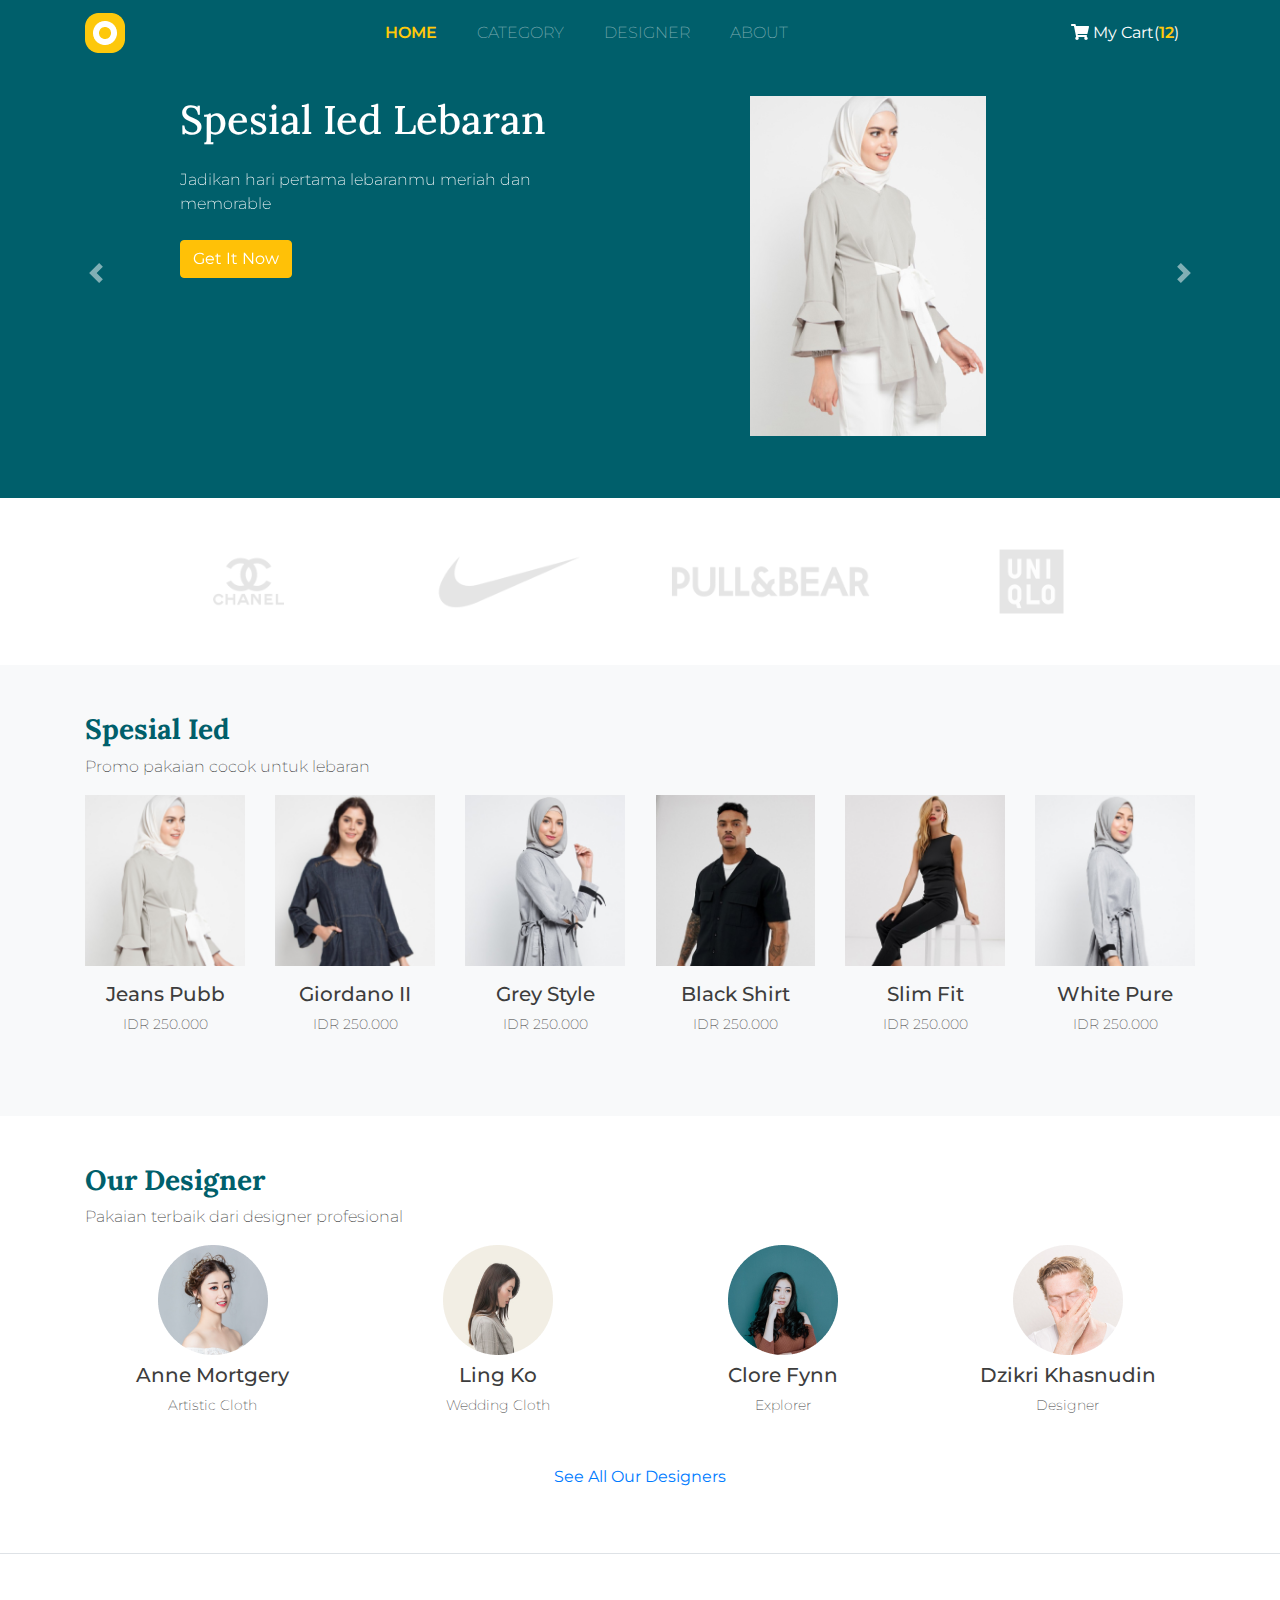
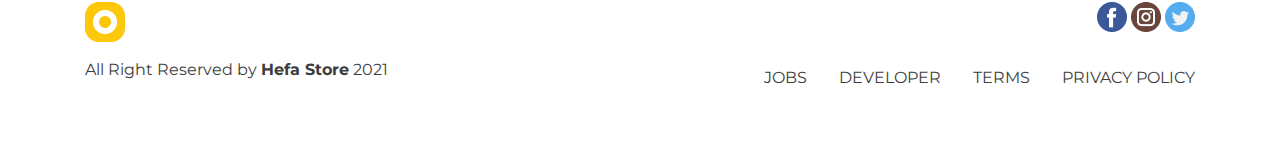
<file: index.html>
<!doctype html>
<html lang="en">
  <head>
    <!-- Required meta tags -->
    <meta charset="utf-8">
    <meta name="viewport" content="width=device-width, initial-scale=1">
    <script src="https://cdnjs.cloudflare.com/ajax/libs/jquery/3.5.0/jquery.min.js" integrity="sha256-xNzN2a4ltkB44Mc/Jz3pT4iU1cmeR0FkXs4pru/JxaQ=" crossorigin="anonymous"></script>

    <!-- Bootstrap CSS -->
    <link href="css/bootstrap.css" rel="stylesheet">
    <!-- Fontawesome -->
    <link rel="stylesheet" href="css/all.css">
    <link rel="preconnect" href="https://fonts.gstatic.com">
    <link href="https://fonts.googleapis.com/css2?family=Lora:wght@400;500;600;700&family=Montserrat:wght@300;400;500;600&display=swap" rel="stylesheet">

    <link rel="stylesheet" href="css/style.css">

    <title> Hefa Store</title>
  </head>
  <body>
  <!-- Navbar Mulai -->
  <nav class="navbar navbar-expand-lg navbar-dark fixed-top">
    <div class="container">
    <a class="navbar-brand" href="#">
      <img src="/img/logo_small.png" alt="Hefa Store">
    </a>
    <button class="navbar-toggler" type="button" data-toggle="collapse" data-target="#navbarNav" aria-controls="navbarNav" aria-expanded="false" aria-label="Toggle navigation">
      <span class="navbar-toggler-icon"></span>
    </button>
    <div class="collapse navbar-collapse" id="navbarNav">
      <ul class="navbar-nav mx-auto text-uppercase">
        <li class="nav-item active">
          <a class="nav-link" href="#">Home</span></a>
        </li>
        <li class="nav-item">
          <a class="nav-link" href="#">Category</a>
        </li>
        <li class="nav-item">
          <a class="nav-link" href="#">Designer</a>
        </li>
        <li class="nav-item">
          <a class="nav-link" href="#">About</a>
        </li>
      </ul>
      <a href="" class="nav-link text-white" ><i class="fas fa-shopping-cart"></i> My Cart(<span>12</span>)</a>
    </div>
  </div>
  </nav>
  <!-- Navbar Akhir -->

  <!-- Carousel -->
  <div id="carouselExampleControls" class="carousel slide mt-5" data-ride="carousel">
    <div class="carousel-inner">
      <div class="container">
      <div class="carousel-item active">
        <div class="row pt-5 justify-content-center">
          <div class="col-9 col-sm-4 col-md-6 col-lg-5">
            <h1 class="mb-4">Spesial Ied Lebaran</h1>
            <p class="mb-4">Jadikan hari pertama lebaranmu meriah dan memorable</p>
            <a href="" class="btn btn-warning text-white">Get It Now</a>
          </div>
          <div class="col-3 col-sm-6 col-md-4 col-lg-4 d-none d-sm-block offset-1">
            <img src="img/slideshow/1.png" class="img-fluid">
          </div>
        </div>
      </div>
      <div class="carousel-item">
        <div class="row pt-5 justify-content-center">
          <div class="col-9 col-sm-4 col-md-6 col-lg-5">
            <h1 class="mb-4">Spesial Ied Lebaran</h1>
            <p class="mb-4">Jadikan hari pertama lebaranmu meriah dan memorable</p>
            <a href="" class="btn btn-warning text-white">Get It Now</a>
          </div>
          <div class="col-3 col-sm-6 col-md-4 col-lg-4 d-none d-sm-block offset-1">
            <img src="img/slideshow/1.png" class="img-fluid">
          </div>
        </div>
      </div>
      <div class="carousel-item">
        <div class="row pt-5 justify-content-center">
          <div class="col-9 col-sm-4 col-md-6 col-lg-5">
            <h1 class="mb-4">Spesial Ied Lebaran</h1>
            <p class="mb-4">Jadikan hari pertama lebaranmu meriah dan memorable</p>
            <a href="" class="btn btn-warning text-white">Get It Now</a>
          </div>
          <div class="col-3 col-sm-6 col-md-4 col-lg-4 d-none d-sm-block offset-1">
            <img src="img/slideshow/1.png" class="img-fluid">
          </div>
        </div>
      </div>
    </div>
    </div>
    <a class="carousel-control-prev" href="#carouselExampleControls" role="button" data-slide="prev">
      <span class="carousel-control-prev-icon" aria-hidden="true"></span>
      <span class="sr-only">Previous</span>
    </a>
    <a class="carousel-control-next" href="#carouselExampleControls" role="button" data-slide="next">
      <span class="carousel-control-next-icon" aria-hidden="true"></span>
      <span class="sr-only">Next</span>
    </a>
  </div>

  <!-- Akhir Carousel -->

  <!-- Brands -->
  <section class="brands">
    <div class="container">
      <div class="row p-5 text-center">
        <div class="col-md-3">
          <img src="img/brand/cc.png" class="img-fluid">
        </div>
        <div class="col-md">
          <img src="img/brand/nike.png" class="img-fluid">
        </div>
        <div class="col-md">
          <img src="img/brand/pnb.png" class="img-fluid">
        </div>
        <div class="col-md">
          <img src="img/brand/uniqlo.png" class="img-fluid">
        </div>

      </div>
    </div>
  </section>
<!-- Akhir Brands -->

<!-- Features -->
<section class="features bg-light p-5">
  <div class="container">
    <div class="row">
      <div class="col">
        <h3>Spesial Ied</h3>
        <p>Promo pakaian cocok untuk lebaran</p>
      </div>
    </div>

    <div class="row">
      <div class="col-6 col-sm-4 col-md-3 col-lg-2">
        <figure class="figure">
         <div class="figure-img">
          <img src="img/features/1-Jeans Pubb.png" class="figure-img img-fluid " >
          <a href="" class="d-flex justify-content-center">
            <img src="img/detail_icon.png" class="align-self-center">
          </a>
         </div>
          <figcaption class="figure-caption text-center">
            <h5>Jeans Pubb</h5>
            <p>IDR 250.000</p>
          </figcaption>
        </figure>
      </div>
      <div class="col-6 col-sm-4 col-md-3 col-lg-2">
        <figure class="figure">
          <div class="figure-img">
            <img src="img/features/2-Giordano II.png" class="figure-img img-fluid " >
            <a href="" class="d-flex justify-content-center">
              <img src="img/detail_icon.png" class="align-self-center">
            </a>
           </div>
          <figcaption class="figure-caption text-center">
            <h5>Giordano II</h5>
            <p>IDR 250.000</p>
          </figcaption>
        </figure>
      </div>
      <div class="col-6 col-sm-4 col-md-3 col-lg-2">
        <figure class="figure">
          <div class="figure-img">
            <img src="img/features/3-Grey Style.png" class="figure-img img-fluid " >
            <a href="" class="d-flex justify-content-center">
              <img src="img/detail_icon.png" class="align-self-center">
            </a>
           </div>
         
          <figcaption class="figure-caption text-center">
            <h5>Grey Style</h5>
            <p>IDR 250.000</p>
          </figcaption>
        </figure>
      </div>
      <div class="col-6 col-sm-4 col-md-3 col-lg-2">
        <figure class="figure">
          <div class="figure-img">
            <img src="img/features/4-Black Shirt.png" class="figure-img img-fluid " >
            <a href="" class="d-flex justify-content-center">
              <img src="img/detail_icon.png" class="align-self-center">
            </a>
           </div>
          
          <figcaption class="figure-caption text-center">
            <h5>Black Shirt</h5>
            <p>IDR 250.000</p>
          </figcaption>
        </figure>
      </div>
      <div class="col-6 col-sm-4 col-md-3 col-lg-2">
        <figure class="figure">
          <div class="figure-img">
            <img src="img/features/5-Slim Fit.png" class="figure-img img-fluid " >
            <a href="" class="d-flex justify-content-center">
              <img src="img/detail_icon.png" class="align-self-center">
            </a>
           </div>
          <figcaption class="figure-caption text-center">
            <h5>Slim Fit</h5>
            <p>IDR 250.000</p>
          </figcaption>
        </figure>
      </div>
      <div class="col-6 col-sm-4 col-md-3 col-lg-2">
        <figure class="figure">
          <div class="figure-img">
            <img src="img/features/6-White Pure.png" class="figure-img img-fluid " >
            <a href="" class="d-flex justify-content-center">
              <img src="img/detail_icon.png" class="align-self-center">
            </a>
           </div>
          <figcaption class="figure-caption text-center">
            <h5>White Pure</h5>
            <p>IDR 250.000</p>
          </figcaption>
        </figure>
      </div>
    </div>
  </div>
</section>
<!-- Akhir Features -->

<!-- Designer -->
<section class="designer p-5">
  <div class="container">
    <div class="row">
      <div class="col">
        <h3>Our Designer</h3>
        <p>Pakaian terbaik dari designer profesional</p>
      </div>
    </div>
      <div class="row">
        <div class="col-6 col-sm-3 text-center">
          <figure class="figure">
             <img src="img/designer/1.png" class="figure-img img-fluid " >
             <figcaption class="figure-caption text-center">
               <h5>Anne Mortgery</h5>
               <p>Artistic Cloth</p>
             </figcaption>
           </figure>
        </div>
        <div class="col-6 col-sm-3 text-center">
          <figure class="figure">
             <img src="img/designer/2.png" class="figure-img img-fluid " >
             <figcaption class="figure-caption text-center">
               <h5>Ling Ko</h5>
               <p>Wedding Cloth</p>
             </figcaption>
           </figure>
        </div>
        <div class="col-6 col-sm-3 text-center" >
          <figure class="figure">
             <img src="img/designer/3.png" class="figure-img img-fluid " >
             <figcaption class="figure-caption text-center">
               <h5>Clore Fynn</h5>
               <p>Explorer</p>
             </figcaption>
           </figure>
        </div>
        <div class="col-6 col-sm-3 text-center">
          <figure class="figure">
             <img src="img/designer/4.png" class="figure-img img-fluid " >
             <figcaption class="figure-caption text-center">
               <h5>Dzikri Khasnudin</h5>
               <p>Designer</p>
             </figcaption>
           </figure>
        </div>
      </div>

      <div class="row">
        <div class="col text-center m-3">
          <a href="">See All Our Designers</a>
        </div>
      </div>
  </div>
</section>
<!-- Akhir Designer -->


<!-- Footer -->
<footer class="border-top p-5">
  <div class="container">
    <div class="row justify-content-between">
      <div class="col-1">
        <a href="">
        <img src="img/logo_small.png">
      </a>
      </div>
      <div class="col-4 text-right">
        <a href="">
          <img src="img/social/fb.png">
        </a>
        <a href="">
          <img src="img/social/ig.png">
        </a>
        <a href="">
          <img src="img/social/twitter.png">
        </a>
      </div>

    </div>
    <div class="row mt-3 justify-content-between">
      <div class="col-5 ">
        <p>All Right Reserved by <b>Hefa Store</b> 2021</p>
      </div>
      <div class="col-6">
        <nav class="nav justify-content-end text-uppercase">
          <a class="nav-link active" href="#">Jobs</a>
          <a class="nav-link" href="#">Developer</a>
          <a class="nav-link" href="#">Terms</a>
          <a class="nav-link pr-0" href="#">Privacy Policy</a>
        </nav>
      </div>
    </div>
  </div>
</footer>
<!-- Akhir Footer -->

    <!-- Option 1: Bootstrap Bundle with Popper -->
    <script src="js/all.js"></script>
    <script src="js/bootstrap.js" ></script>
    <script src="js/jquery-3.5.1.min.js"></script>
    <script src="js/popper.min.js"></script>


  </body>
</html>
</file>
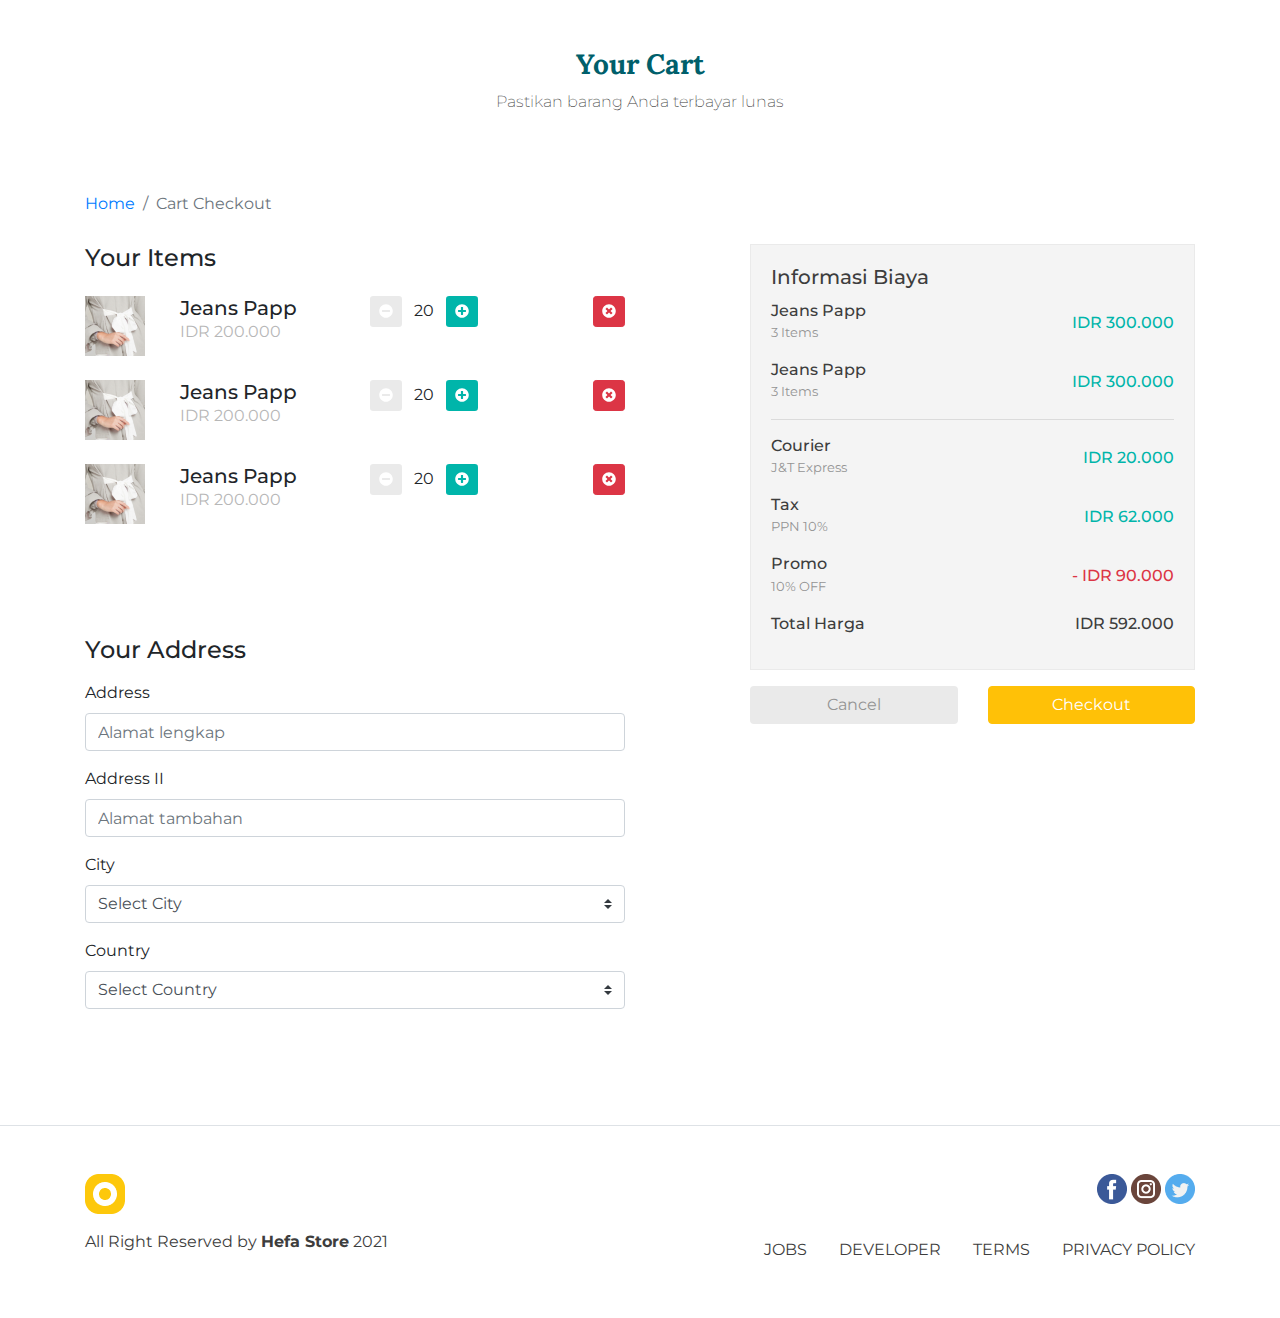
<file: cart.html>
<!doctype html>
<html lang="en">
  <head>
    <!-- Required meta tags -->
    <meta charset="utf-8">
    <meta name="viewport" content="width=device-width, initial-scale=1">
    <script src="https://cdnjs.cloudflare.com/ajax/libs/jquery/3.5.0/jquery.min.js" integrity="sha256-xNzN2a4ltkB44Mc/Jz3pT4iU1cmeR0FkXs4pru/JxaQ=" crossorigin="anonymous"></script>

    <!-- Bootstrap CSS -->
    <link href="css/bootstrap.css" rel="stylesheet">
    <!-- Fontawesome -->
    <link rel="stylesheet" href="css/all.css">
    <link rel="preconnect" href="https://fonts.gstatic.com">
    <link href="https://fonts.googleapis.com/css2?family=Lora:wght@400;500;600;700&family=Montserrat:wght@300;400;500;600&display=swap" rel="stylesheet">

    <link rel="stylesheet" href="css/style.css">

    <title> Hefa Store</title>
  </head>
  <body>
 
<div class="container cart-header">
    <div class="row mt-5 mb-3 text-center">
        <div class="col">
          <h3>Your Cart</h3>
          <p>Pastikan barang Anda terbayar lunas</p>
          </div>
      </div>
</div>
 <!-- Breadcrumb -->
 <div class="container">
    <nav>
        <ol class="breadcrumb bg-transparent pl-0 cart-breadcrumb">
          <li class="breadcrumb-item"><a href="#">Home</a></li>
          <li class="breadcrumb-item active" aria-current="page">Cart Checkout</li>
        </ol>
      </nav>
 </div>
<!-- Akhir Breadcumb -->

<!-- Checkout -->
<section class="checkout">
    <div class="container">
        <div class="row justify-content-between" style="margin-bottom: 100px;">
            <div class="col-lg-6">
                <h4 class="mb-4">Your Items</h4>
                <div class="row mb-4">
                    <div class="col-2">
                        <img src="img/checkout/1.png" >
                    </div>
                    <div class="col-4">
                        <h5 class="m-0">Jeans Papp</h5>
                        <p class="m-0" style="color: #b7b7b7;">IDR 200.000</p>
                    </div>
                    <div class="col-4">
                        <button type="button" class="btn btn-sm" style="background-color: #eaeaea; color: white;"> <i class="fas fa-minus-circle"></i> </button>
                <span class="mx-2">20</span>
                <button type="button" class="btn btn-sm" style="background-color: #00b5aa; color: white;"> <i class="fas fa-plus-circle"></i> </button>
                    </div>
                    <div class="col-2 text-right">
                        <button type="button" class="btn btn-sm btn-danger" style="color: white;"> <i class="fas fa-times-circle"></i> </button>
                    </div>
                </div>
                <div class="row mb-4">
                    <div class="col-2">
                        <img src="img/checkout/1.png" >
                    </div>
                    <div class="col-4">
                        <h5 class="m-0">Jeans Papp</h5>
                        <p class="m-0" style="color: #b7b7b7;">IDR 200.000</p>
                    </div>
                    <div class="col-4">
                        <button type="button" class="btn btn-sm" style="background-color: #eaeaea; color: white;"> <i class="fas fa-minus-circle"></i> </button>
                        <span class="mx-2">20</span>
                        <button type="button" class="btn btn-sm" style="background-color: #00b5aa; color: white;"> <i class="fas fa-plus-circle"></i> </button>
                    </div>
                    <div class="col-2 text-right">
                        <button type="button" class="btn btn-sm btn-danger" style="color: white;"> <i class="fas fa-times-circle"></i> </button>
                    </div>
                </div>
                <div class="row mb-4">
                    <div class="col-2 ">
                        <img src="img/checkout/1.png" >
                    </div>
                    <div class="col-4 mb-4">
                        <h5 class="m-0">Jeans Papp</h5>
                        <p class="m-0" style="color: #b7b7b7;">IDR 200.000</p>
                    </div>
                    <div class="col-4 mb-4">
                        <button type="button" class="btn btn-sm" style="background-color: #eaeaea; color: white;"> <i class="fas fa-minus-circle"></i> </button>
                <span class="mx-2">20</span>
                <button type="button" class="btn btn-sm" style="background-color: #00b5aa; color: white;"> <i class="fas fa-plus-circle"></i> </button>
                    </div>
                    <div class="col-2 text-right">
                        <button type="button" class="btn btn-sm btn-danger" style="color: white;"> <i class="fas fa-times-circle"></i> </button>
                    </div>
                  
                </div>
                <h4 class="mb-3" style="margin-top: 100px;">Your Address</h4>

                <form>
                  <div class="form-group">
                    <label for="address">Address</label>
                    <input type="text" class="form-control" id="address" placeholder="Alamat lengkap">
                  </div>
                  <div class="form-group">
                    <label for="address2">Address II</label>
                    <input type="text" class="form-control" id="address2" placeholder="Alamat tambahan">
                  </div>
                  <div class="form-group">
                    <label for="city">City</label>
                    <select class="custom-select">
                      <option selected>Select City</option>
                      <option value="1">Bandung</option>
                      <option value="2">Jakarta</option>
                      <option value="3">Surabaya</option>
                    </select>
                  </div>
                  <div class="form-group">
                    <label for="country">Country</label>
                    <select class="custom-select">
                      <option selected>Select Country</option>
                      <option value="1">Indonesia</option>
                      <option value="2">Malaysia</option>
                      <option value="3">Thailand</option>
                    </select>
                  </div>
                </form>
              </div>
              <div class="col-lg-5">
                <div class="card rounded-0 checkout-detail">
                  <div class="card-body">
                    <h5 class="card-title">Informasi Biaya</h5>
                    <div class="row mb-3">
                      <div class="col">
                        <h6 class="m-0">Jeans Papp</h6>
                        <small style="color: #949494;">3 Items</small>
                      </div>
                      <div class="col d-flex justify-content-end">
                        <h6 class="m-0 align-self-center" style="color: #00b5aa;">IDR 300.000</h6>
                      </div>
                    </div>
                    <div class="row mb-3">
                      <div class="col">
                        <h6 class="m-0">Jeans Papp</h6>
                        <small style="color: #949494;">3 Items</small>
                      </div>
                      <div class="col d-flex justify-content-end">
                        <h6 class="m-0 align-self-center" style="color: #00b5aa;">IDR 300.000</h6>
                      </div>
                    </div>

                    <hr>

                    <div class="row mb-3">
                      <div class="col">
                        <h6 class="m-0">Courier</h6>
                        <small style="color: #949494;">J&T Express</small>
                      </div>
                      <div class="col d-flex justify-content-end">
                        <h6 class="m-0 align-self-center" style="color: #00b5aa;">IDR 20.000</h6>
                      </div>
                    </div>
                    <div class="row mb-3">
                      <div class="col">
                        <h6 class="m-0">Tax</h6>
                        <small style="color: #949494;">PPN 10%</small>
                      </div>
                      <div class="col d-flex justify-content-end">
                        <h6 class="m-0 align-self-center" style="color: #00b5aa;">IDR 62.000</h6>
                      </div>
                    </div>
                    <div class="row mb-3">
                      <div class="col">
                        <h6 class="m-0">Promo</h6>
                        <small style="color: #949494;">10% OFF</small>
                      </div>
                      <div class="col d-flex justify-content-end">
                        <h6 class="m-0 align-self-center text-danger">- IDR 90.000</h6>
                      </div>
                    </div>

                    <div class="row mb-3">
                      <div class="col">
                        <h6 class="m-0">Total Harga</h6>
                      </div>
                      <div class="col d-flex justify-content-end">
                        <h6 class="m-0 align-self-center">IDR 592.000</h6>
                      </div>
                    </div>
                  </div>
                </div>

                <div class="row mt-3">
                  <div class="col">
                    <button type="button" class="btn btn-block" style="background-color: #eaeaea; color: #949494;">Cancel</button>
                  </div>
                  <div class="col">
                    <button type="button" class="btn btn-block btn-warning text-white" data-toggle="modal" data-target="#checkoutModal">Checkout</button>
                  </div>
                </div>
            </div>
        </div>
    </div>
</section>
<!-- Akhir Checkout -->

<!-- Modal -->
<div class="modal fade checkout-modal-success" id="checkoutModal" tabindex="-1" aria-labelledby="exampleModalLabel" aria-hidden="true">
  <div class="modal-dialog">
    <div class="modal-content">
      <div class="modal-body text-center">
        <img src="img/checkout/success-checkout.png" class="mb-5">
        <h3>Checkout Berhasil</h3>
        <p>Anda akan mendapatkan barang <br> anda dalam beberapa hari</p>
        <button type="button" class="btn mt-3" style="background-color: #eaeaea; color: #949494;" data-dismiss="modal" > Home</button>
      </div>
    </div>
  </div>
</div>



<!-- Footer -->
<footer class="border-top p-5">
  <div class="container">
    <div class="row justify-content-between">
      <div class="col-1">
        <a href="">
        <img src="img/logo_small.png">
      </a>
      </div>
      <div class="col-4 text-right">
        <a href="">
          <img src="img/social/fb.png">
        </a>
        <a href="">
          <img src="img/social/ig.png">
        </a>
        <a href="">
          <img src="img/social/twitter.png">
        </a>
      </div>

    </div>
    <div class="row mt-3 justify-content-between">
      <div class="col-5 ">
        <p>All Right Reserved by <b>Hefa Store</b> 2021</p>
      </div>
      <div class="col-6">
        <nav class="nav justify-content-end text-uppercase">
          <a class="nav-link active" href="#">Jobs</a>
          <a class="nav-link" href="#">Developer</a>
          <a class="nav-link" href="#">Terms</a>
          <a class="nav-link pr-0" href="#">Privacy Policy</a>
        </nav>
      </div>
    </div>
  </div>
</footer>
<!-- Akhir Footer -->

    <!-- Option 1: Bootstrap Bundle with Popper -->
    <script src="js/all.js"></script>
    <script src="js/bootstrap.js" ></script>
    <script src="js/jquery-3.5.1.min.js"></script>
    <script src="js/popper.min.js"></script>

  </body>
</html>
</file>
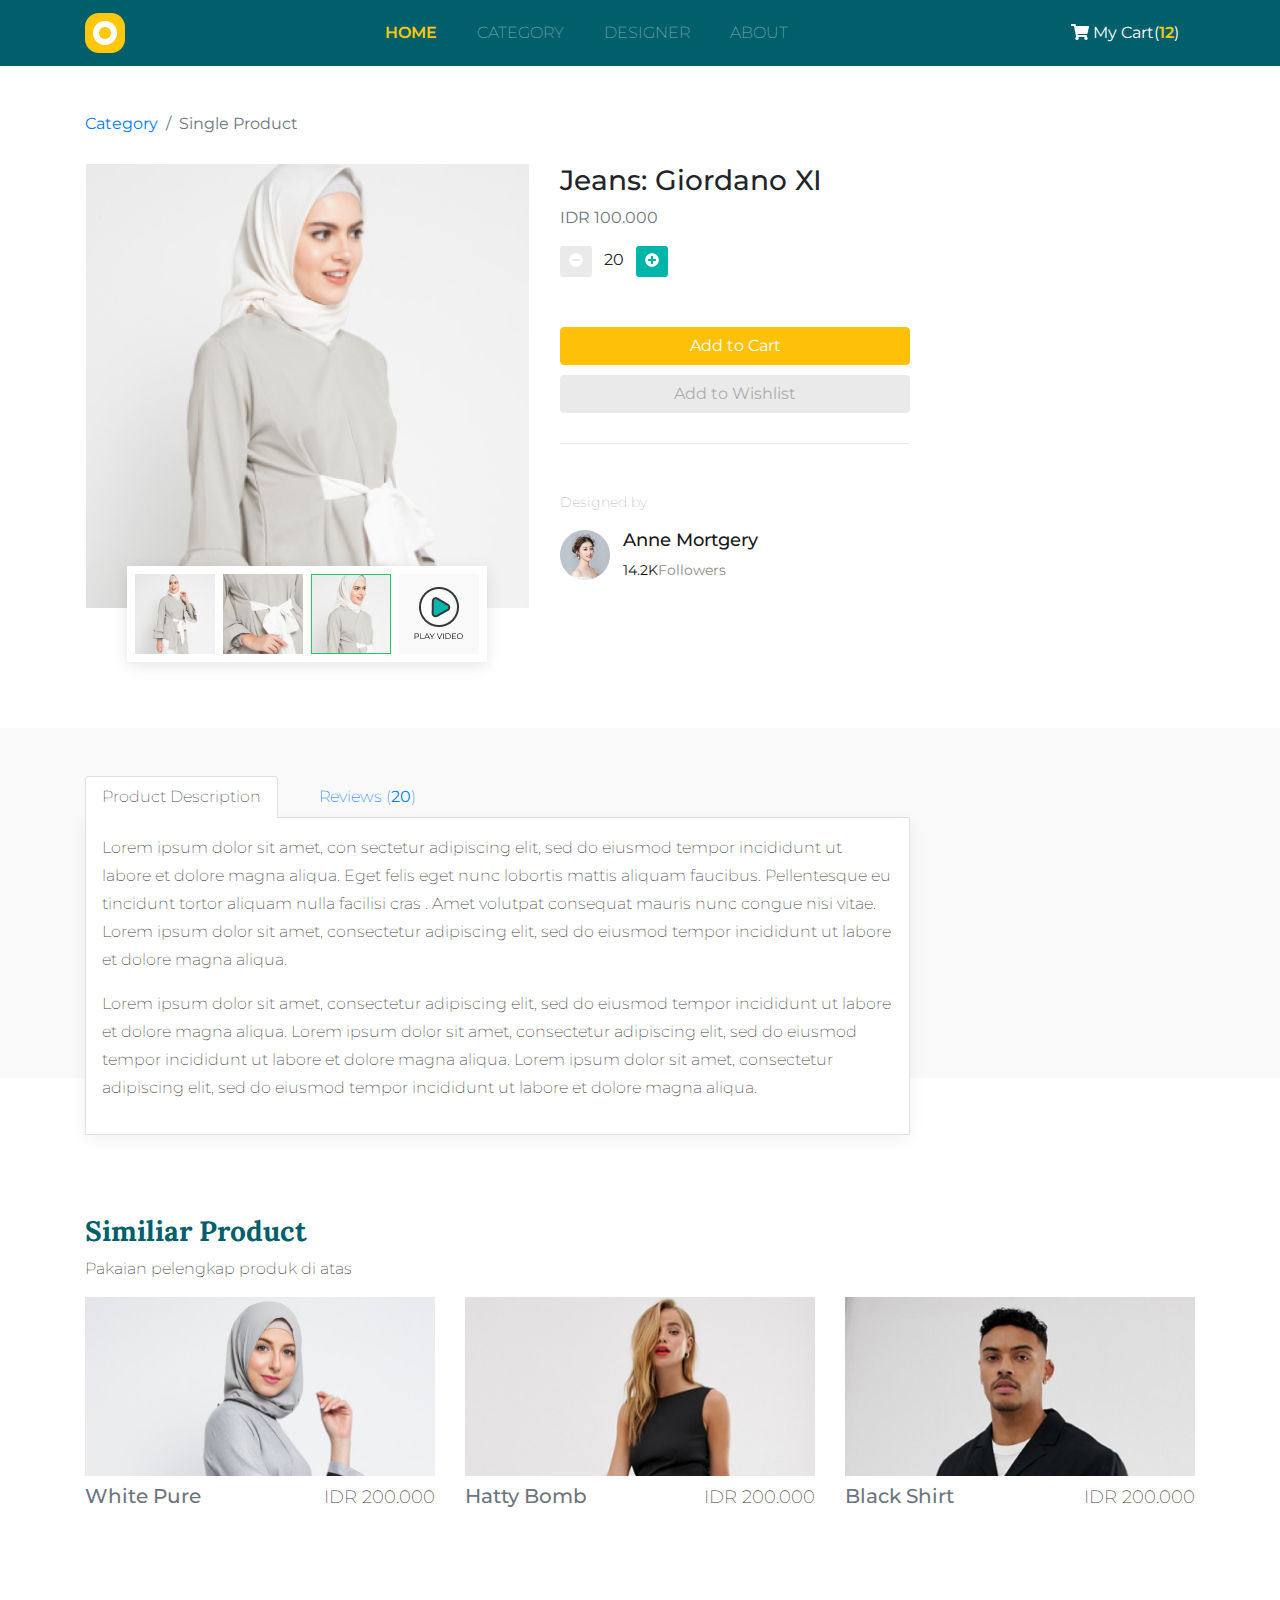
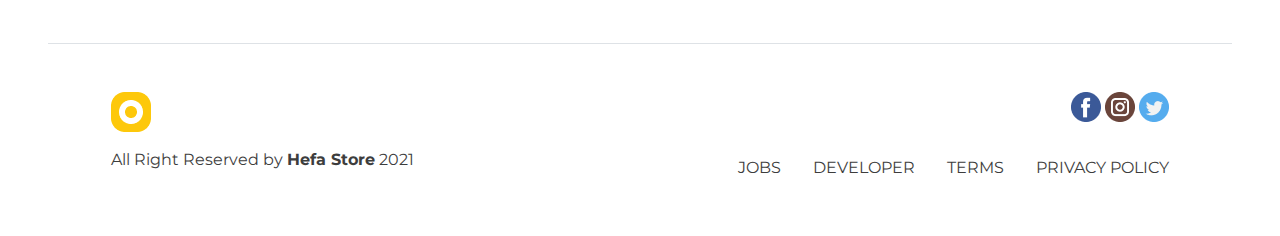
<file: single-page.html>
<!doctype html>
<html lang="en">
  <head>
    <!-- Required meta tags -->
    <meta charset="utf-8">
    <meta name="viewport" content="width=device-width, initial-scale=1">
    <script src="https://cdnjs.cloudflare.com/ajax/libs/jquery/3.5.0/jquery.min.js" integrity="sha256-xNzN2a4ltkB44Mc/Jz3pT4iU1cmeR0FkXs4pru/JxaQ=" crossorigin="anonymous"></script>

    <!-- Bootstrap CSS -->
    <link href="css/bootstrap.css" rel="stylesheet">
    <!-- Fontawesome -->
    <link rel="stylesheet" href="css/all.css">
    <link rel="preconnect" href="https://fonts.gstatic.com">
    <link href="https://fonts.googleapis.com/css2?family=Lora:wght@400;500;600;700&family=Montserrat:wght@300;400;500;600&display=swap" rel="stylesheet">

    <link rel="stylesheet" href="css/style.css">

    <title> Hefa Store</title>
  </head>
  <body>
  <!-- Navbar Mulai -->
  <nav class="navbar navbar-expand-lg navbar-dark fixed-top">
    <div class="container">
    <a class="navbar-brand" href="#">
      <img src="/img/logo_small.png" alt="Hefa Store">
    </a>
    <button class="navbar-toggler" type="button" data-toggle="collapse" data-target="#navbarNav" aria-controls="navbarNav" aria-expanded="false" aria-label="Toggle navigation">
      <span class="navbar-toggler-icon"></span>
    </button>
    <div class="collapse navbar-collapse" id="navbarNav">
      <ul class="navbar-nav mx-auto text-uppercase">
        <li class="nav-item active">
          <a class="nav-link" href="#">Home</span></a>
        </li>
        <li class="nav-item">
          <a class="nav-link" href="#">Category</a>
        </li>
        <li class="nav-item">
          <a class="nav-link" href="#">Designer</a>
        </li>
        <li class="nav-item">
          <a class="nav-link" href="#">About</a>
        </li>
      </ul>
      <a href="" class="nav-link text-white" ><i class="fas fa-shopping-cart"></i> My Cart(<span>12</span>)</a>
    </div>
  </div>
  </nav>
  <!-- Navbar Akhir -->

 <!-- Breadcrumb -->
 <div class="container">
    <nav>
        <ol class="breadcrumb bg-transparent pl-0">
          <li class="breadcrumb-item"><a href="#">Category</a></li>
          <li class="breadcrumb-item active" aria-current="page">Single Product</li>
        </ol>
      </nav>
 </div>
<!-- Akhir Breadcumb -->

<!-- Single Product -->
<section class="single-product">
    <div class="container">
        <div class="row">
            <div class="col-lg-5">
                <figure class="figure">
                    <img src="img/single/1.png" class="figure-img img-fluid ">
                    <figcaption class="figure-caption product-thumbnail-container d-flex justify-content-between">
                    <a href=""><img src="img/single/thumbnails/1.png"></a>
                    <a href=""><img src="img/single/thumbnails/2.png"></a>
                    <a href=""><img src="img/single/thumbnails/3.png"></a>
                    <a href=""><img src="img/single/thumbnails/4.png"></a>
                    </figcaption>
                  </figure>
            </div>
            <div class="col-lg-4">
                <h3>Jeans: Giordano XI</h3>
                <p class="text-muted">IDR 100.000</p>
                <button type="button" class="btn btn-sm" style="background-color: #eaeaea; color: white;"> <i class="fas fa-minus-circle"></i> </button>
                <span class="mx-2">20</span>
                <button type="button" class="btn btn-sm" style="background-color: #00b5aa; color: white;"> <i class="fas fa-plus-circle"></i> </button>

                <div class="btn-product">
                    <a href="" class="btn btn-warning" style="color:white">Add to Cart</a>
                    <a href="" class="btn" style="background-color: #eaeaea; color: #adadad;">Add to Wishlist</a>
                </div>

                <div class="designed-by">
                <h5>Designed by</h5>
                <div class="row">
                    <div class="col-2">
                        <img src="img/single/2.png">
                    </div>
                    <div class="col">
                        <h4>Anne Mortgery</h4>
                        <p>14.2K<span>Followers</span></p>
                    </div>
                </div>
            </div>
            </div>
        </div>
    </div>
</section>
<!-- Akhir Single Product -->

<!-- Product Description & Review -->
<section class="product-description p-5">
    <div class="container">
        <div class="row">
            <div class="col-lg-9 ">
                <ul class="nav nav-tabs" id="myTab" role="tablist">
                    <li class="nav-item">
                      <a class="nav-link active " id="description-tab" data-toggle="tab" href="#description" role="tab" aria-controls="description" aria-selected="true">Product Description</a>
                    </li>
                    <li class="nav-item" >
                      <a class="nav-link" id="review-tab" data-toggle="tab" href="#review" role="tab" aria-controls="review" aria-selected="false">Reviews (<b>20</b>)</a>
                    </li>
                  </ul>
                  <div class="tab-content p-3" id="myTabContent">
                    <div class="tab-pane fade show active" id="description" role="tabpanel" aria-labelledby="description-tab">
                       <p>Lorem ipsum dolor sit amet, con sectetur adipiscing elit,  sed do eiusmod tempor incididunt ut labore et dolore magna  aliqua. Eget felis eget nunc lobortis mattis aliquam faucibus.  Pellentesque eu tincidunt tortor aliquam nulla facilisi cras .  Amet volutpat consequat mauris nunc congue nisi vitae. Lorem ipsum dolor sit amet, consectetur adipiscing elit,  sed do eiusmod tempor incididunt ut labore et dolore magna  aliqua. </p>
                       <p>Lorem ipsum dolor sit amet, consectetur adipiscing elit,  sed do eiusmod tempor incididunt ut labore et dolore magna  aliqua. Lorem ipsum dolor sit amet, consectetur adipiscing elit,  sed do eiusmod tempor incididunt ut labore et dolore magna  aliqua. Lorem ipsum dolor sit amet, consectetur adipiscing elit,  sed do eiusmod tempor incididunt ut labore et dolore magna  aliqua. </p>
                    </div>
                    <div class="tab-pane fade product-review" id="review" role="tabpanel" aria-labelledby="review-tab">
                        <div class="row">
                            <div class="col-1 d-none d-md-block">
                                <img src="img/single/reviews/1.png">
                            </div>
                            <div class="col">
                                <h5>Joe Mackenzie</h5>
                                <p>Produknya bagus dan murah serta bahan yang digunakan cocok dengan kulit</p>
                            </div>
                        </div>
                        <div class="row">
                            <div class="col-1 d-none d-md-block">
                                <img src="img/single/reviews/1.png">
                            </div>
                            <div class="col">
                                <h5>Lynda Lin</h5>
                                <p>Kerudungnya tidak membuat kepala menjadi panas</p>
                            </div>
                        </div>
                        <div class="row">
                            <div class="col-1 d-none d-md-block">
                                <img src="img/single/reviews/1.png">
                            </div>
                            <div class="col">
                                <h5>Fransisca Cintya</h5>
                                <p>Kerudungnya tidak membuat kepala menjadi cepat panas</p>
                            </div>
                        </div>
                        <div class="row">
                          <div class="col-1 d-none d-md-block">
                              <img src="img/single/reviews/1.png">
                          </div>
                          <div class="col d-none d-md-block">
                              <h5>Shania Twain</h5>
                              <p>Kerudungnya tidak membuat kepala menjadi cepat panas</p>
                          </div>
                      </div>
                      <div class="row">
                        <div class="col-1 d-none d-md-block">
                            <img src="img/single/reviews/1.png">
                        </div>
                        <div class="col">
                            <h5>Shania Twain</h5>
                            <p>Kerudungnya tidak membuat kepala menjadi cepat panas</p>
                        </div>
                    </div>
                    </div>
                </div>
              </div>
            </div>
            </div>

<!-- Similiar Product -->
<section class="similiar-product">
  <div class="container">
    <div class="row">
      <div class="col">
        <h3>Similiar Product</h3>
        <p>Pakaian pelengkap produk di atas</p>
        </div>
    </div>
    <div class="row">
      <div class="col-sm-4">
        <figure class="figure">
          <img src="img/single/similiar/1.png" class="figure-img img-fluid" >
          <figcaption class="figure-caption">
            <div class="row">
              <div class="col">
                <h4 style="font-size: 20px;">White Pure</h4>
              </div>
              <div class="col align-items-center d-flex justify-content-end">
                <p style="font-size: 18px;">IDR 200.000</p>
              </div>
            </div>
          </figcaption>
        </figure>
      </div>
      <div class="col-sm-4">
        <figure class="figure">
          <img src="img/single/similiar/2.png" class="figure-img img-fluid" >
          <figcaption class="figure-caption">
            <div class="row">
              <div class="col">
                <h4 style="font-size: 20px;">Hatty Bomb</h4>
              </div>
              <div class="col align-items-center d-flex justify-content-end">
                <p style="font-size: 18px;">IDR 200.000</p>
              </div>
            </div>
          </figcaption>
        </figure>
      </div><div class="col-sm-4">
        <figure class="figure">
          <img src="img/single/similiar/3.png" class="figure-img img-fluid" >
          <figcaption class="figure-caption">
            <div class="row">
              <div class="col">
                <h4 style="font-size: 20px;">Black Shirt</h4>
              </div>
              <div class="col align-items-center d-flex justify-content-end">
                <p style="font-size: 18px;">IDR 200.000</p>
              </div>
            </div>
          </figcaption>
        </figure>
      </div>
    </div>

</section>
<!-- Akhir Product Description & Review -->




<!-- Footer -->
<footer class="border-top p-5">
  <div class="container">
    <div class="row justify-content-between">
      <div class="col-1">
        <a href="">
        <img src="img/logo_small.png">
      </a>
      </div>
      <div class="col-4 text-right">
        <a href="">
          <img src="img/social/fb.png">
        </a>
        <a href="">
          <img src="img/social/ig.png">
        </a>
        <a href="">
          <img src="img/social/twitter.png">
        </a>
      </div>

    </div>
    <div class="row mt-3 justify-content-between">
      <div class="col-5 ">
        <p>All Right Reserved by <b>Hefa Store</b> 2021</p>
      </div>
      <div class="col-6">
        <nav class="nav justify-content-end text-uppercase">
          <a class="nav-link active" href="#">Jobs</a>
          <a class="nav-link" href="#">Developer</a>
          <a class="nav-link" href="#">Terms</a>
          <a class="nav-link pr-0" href="#">Privacy Policy</a>
        </nav>
      </div>
    </div>
  </div>
</footer>
<!-- Akhir Footer -->

    <!-- Option 1: Bootstrap Bundle with Popper -->
    <script src="js/all.js"></script>
    <script src="js/bootstrap.js" ></script>
    <script src="js/jquery-3.5.1.min.js"></script>
    <script src="js/popper.min.js"></script>

  </body>
</html>
</file>
<file: css/style.css>
body {
    font-family: 'Montserrat';
}

.navbar {
    background-color: #005F6B;
}

.nav-item {
    margin-right: 24px;
    font-weight: 200;
}

.nav-item.active a {
    color: #FFC90A !important;
    font-weight: 600;
}

.nav-link span {
    color: #ffc90a;
    font-weight: 600;
}

/* Carousel */
.carousel {
    height: 450px;
    background-color: #005F6B;
    color: white;
}

.carousel h1 {
    font-family: 'Lora';
}

.carousel p {
    font-weight: 200;
}

.features h3,
.designer h3,
.similiar-product h3,
.cart-header h3,
.checkout-modal-success h3 {
    font-family: 'Lora';
    font-weight: 700;
    color: #005F6B;
}

.features p,
.designer p,
.similiar-product p,
.cart-header p,
.checkout-modal-success p {
    font-weight: 200;
    color: #3d3d3d;
}

footer p,
footer .nav-link {
    font-weight: 400;
    color: #3D3D3D;
}

footer .nav-link:hover {
    font-weight: bold;
    transition: 0.3s;
}

.figure h5 {

    color: #3D3D3D;
}

.figure-img {
    position: relative;
}

.figure-img a {
    position: absolute;
    top: 0;
    left: 0;
    right: 0;
    bottom: 8px;
    background-color: rgba(0, 0, 0, 0.7);
    opacity: 0;
    transition: 0.3s;
}

.figure-img:hover a {
    opacity: 1;
}

/* Breadcrumb */
.breadcrumb {
    margin-top: 100px;
}

.cart-breadcrumb {
    margin-top: 50px;
}

.product-thumbnail-container {
    background-color: white;
    box-shadow: 0 4px 15px rgba(0, 0, 0, 0.1);
    width: 360px;
    padding: 8px;
    margin: auto;
    transform: translateY(-50px);
}

.product-thumbnail-container a:hover {
    text-decoration: none;
}

.btn-product {
    margin: 50px 0;
    padding-bottom: 20px;
    border-bottom: 1px solid #eaeaea;
}

.btn-product .btn {
    display: block;
    margin: 10px 0;
}

.designed-by h5 {
    font-size: 14px;
    font-weight: 200;
    color: #b7b7b7;
    margin-bottom: 20px;
}

.designed-by h4 {
    font-size: 18px;
    color: #171717;
}

.designed-by p {
    font-size: 14px;
    color: #171717;
}

.designed-by p span {
    color: #8b8b8b;
}

/* Product Description */
.product-description {
    background-color: #f9f9f9;
    height: 350px;
}

.product-description .tab-content {
    background-color: #fff;
    border: 1px solid #dee2e6;
    border-top: 0;
    box-shadow: 0 4px 15px rgba(0, 0, 0, 0.06);
}

.product-description .tab-content p {
    font-size: 16px;
    color: #444444;
    font-weight: 200;
    line-height: 28px;
}


.product-review {
    height: 300px;
    overflow: scroll;
}

.product-review h5 {
    font-size: 18px;
    margin-bottom: 0;
    margin-top: 5px;
}

.product-review p {
    font-size: 14px !important;
}

.similiar-product {
    margin-top: 80px;
    margin-bottom: 100px;
}

.checkout-detail {
    background-color: #f4f4f4;
    border: 1px solid #eaeaea;
    color: #3D3D3D;
}
</file>
